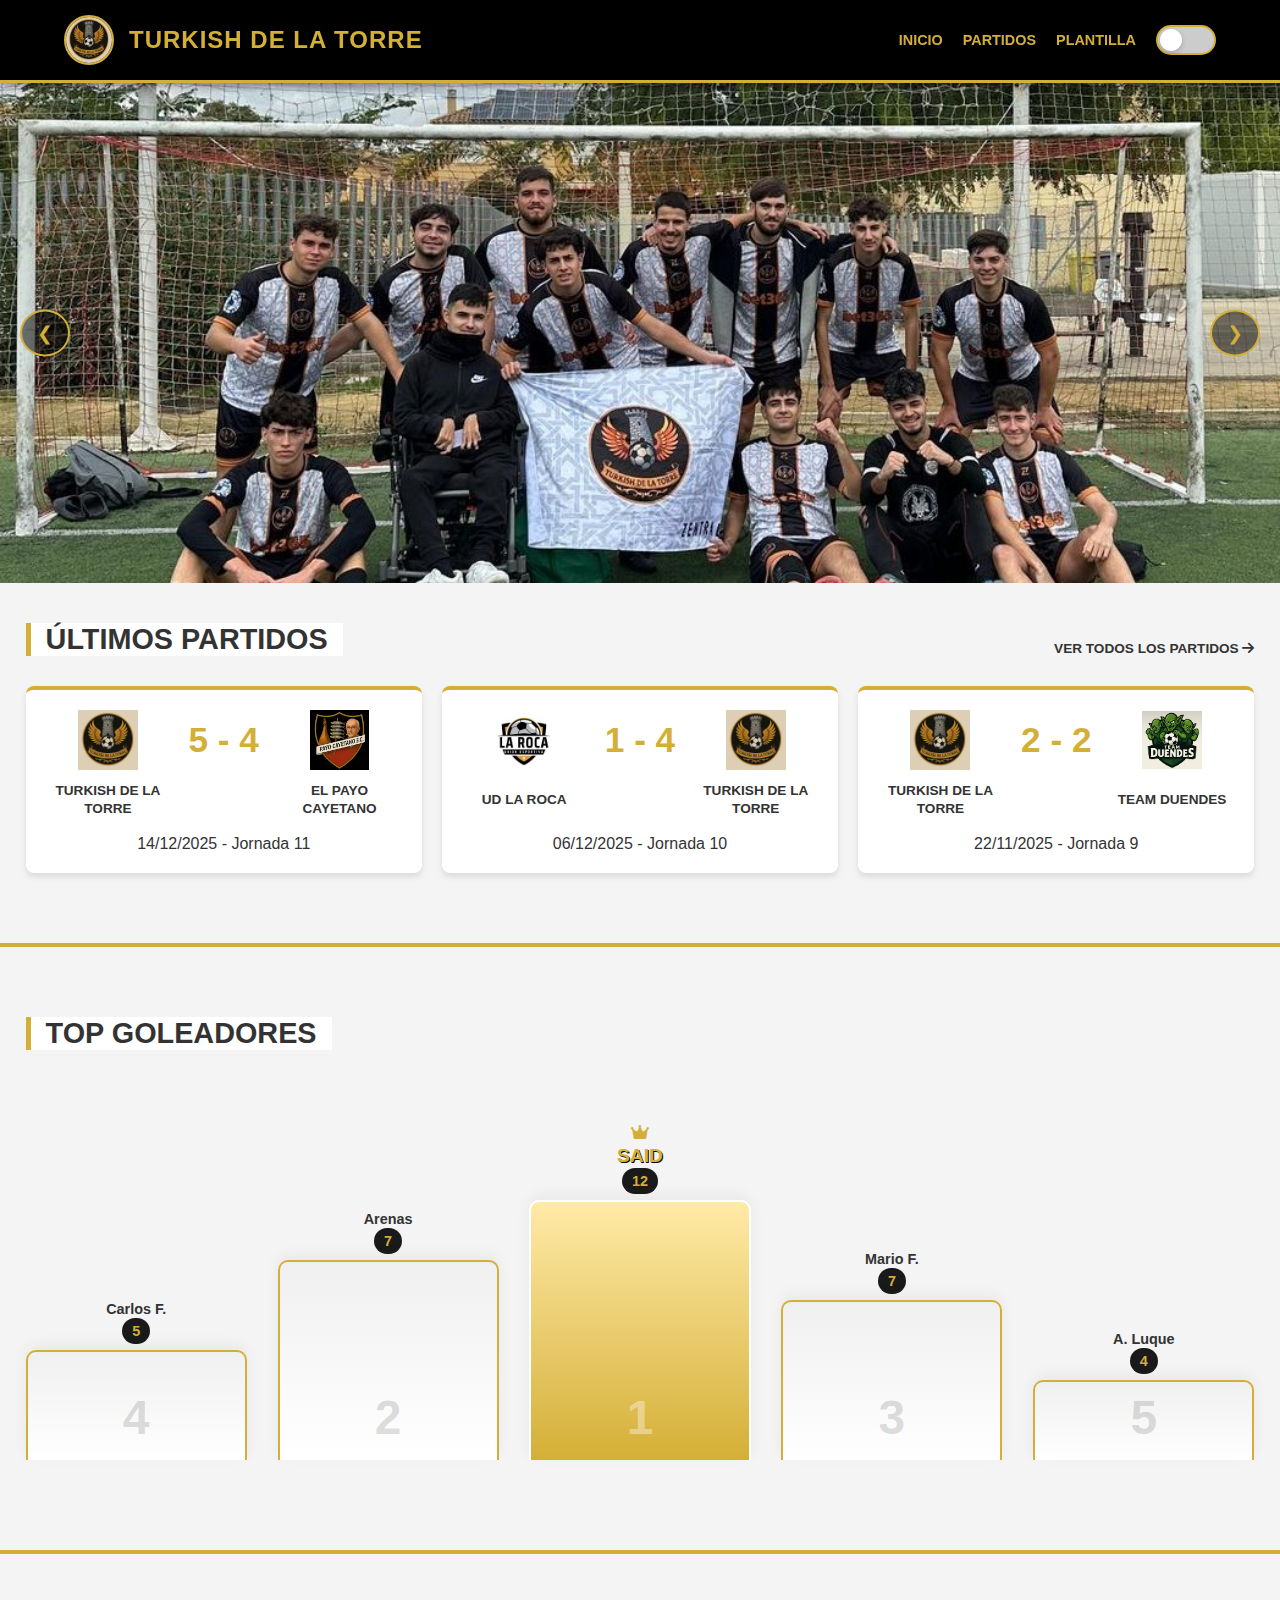
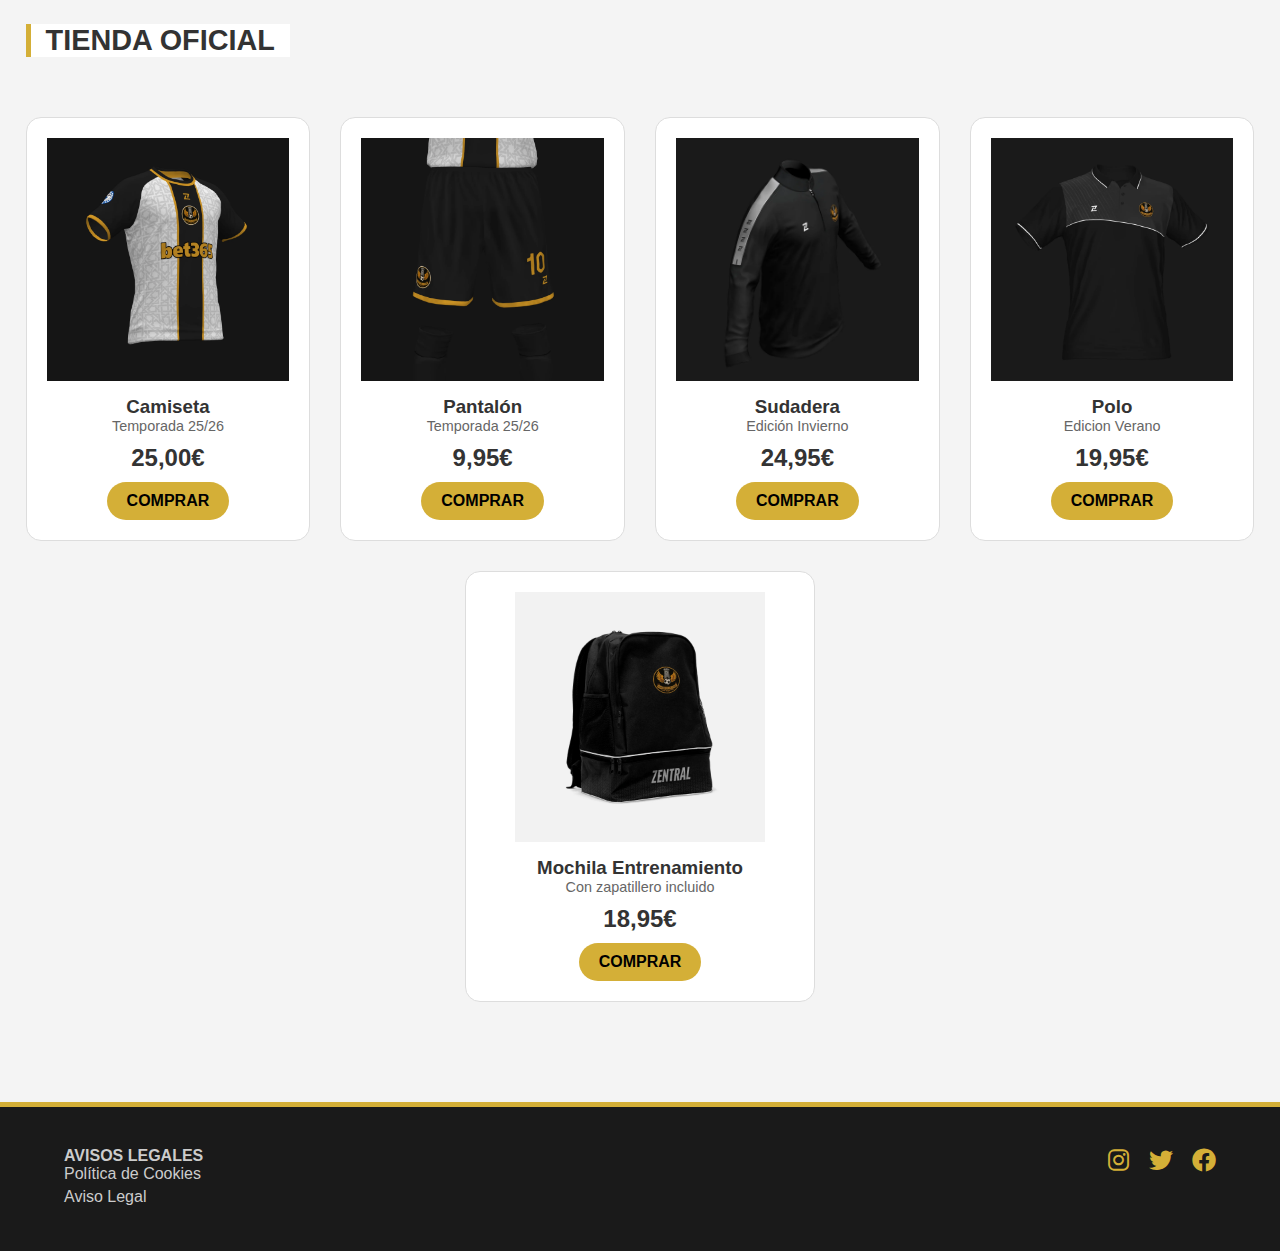
<file: index.html>
<!DOCTYPE html>
<html lang="es">
<head>
    <meta charset="UTF-8">
    <meta name="viewport" content="width=device-width, initial-scale=1.0">
    <title>Inicio | Turkish de la Torre</title>
    <link rel="stylesheet" href="https://cdnjs.cloudflare.com/ajax/libs/font-awesome/6.0.0/css/all.min.css">
    <link rel="stylesheet" href="style.css">
</head>
<body>

    <header>
        <div class="logo-area">
            <img src="assest/logo_turkish.jpg" alt="Escudo" class="logo-img">
            <div class="brand-name">Turkish De La Torre</div>
        </div>
        <nav>
            <ul>
                <li><a href="index.html">Inicio</a></li>
                <li><a href="partidos.html">Partidos</a></li>
                <li><a href="plantilla.html">Plantilla</a></li>

                <li><button class="theme-btn" id="theme-toggle"><i class="fas fa-moon"></i><i class="fas fa-sun"></i></button></li>
            </ul>
        </nav>
    </header>

    <section class="carousel-container">
        <div class="slide active">
            <img src="assest/equipo.jpg" onclick="openLightbox(this.src)">
        </div>
        <div class="slide">
            <img src="assest/equipo2.JPG" onclick="openLightbox(this.src)">
        </div>
        <div class="carousel-controls">
            <button class="control-btn" onclick="moveSlide(-1)">&#10094;</button>
            <button class="control-btn" onclick="moveSlide(1)">&#10095;</button>
        </div>
    </section>

    <section class="container">
        
        <div class="section-header-row">
            <h2 class="section-title" style="margin-bottom: 0;">Últimos Partidos</h2>
            <a href="partidos.html" class="see-all-link">Ver todos los partidos <i class="fas fa-arrow-right"></i></a>
        </div>

        <div class="matches-container">
            
            <div class="match-card" onclick="openMatchModal('Resumen del Partido', '5 - 4', 
                `<div class='event-list'>
                    <div class='event-row type-goal'><div class='event-info'><h4>¡GOOL!</h4><p>Papoño</p></div><i class='fas fa-futbol event-icon'></i></div>
                    <div class='event-row type-goal'><div class='event-info'><h4>¡GOOL!</h4><p>Riki</p></div><i class='fas fa-futbol event-icon'></i></div>
                    <div class='event-row type-goal'><div class='event-info'><h4>¡GOOL!</h4><p>Said (x2)</p></div><i class='fas fa-futbol event-icon'></i></div>
                    <div class='event-row type-goal'><div class='event-info'><h4>¡GOOL!</h4><p>Arenas</p></div><i class='fas fa-futbol event-icon'></i></div>
                    <div class='event-row type-yellow'><div class='event-info'><h4>Amonestación</h4><p>Kuko</p></div><i class='fas fa-square event-icon' style='transform: rotate(90deg);'></i></div>
                </div>`, 
                ['assest/payito.JPG', 'assest/payo2.JPG'])">
                
                <div class="teams-row">
                    <div class="team"><img src="assest/logo_turkish.jpg"><span>TURKISH DE LA TORRE</span></div>
                    <div class="score">5 - 4</div>
                    <div class="team"><img src="assest/payo.png"><span>EL PAYO CAYETANO</span></div>
                </div>
                <p>14/12/2025 - Jornada 11</p>
            </div>

            <div class="match-card" onclick="openMatchModal('Resumen del Partido', '1 - 4', 
                `<div class='event-list'>
                    <div class='event-row type-goal'><div class='event-info'><h4>¡GOOL!</h4><p>Arenas</p></div><i class='fas fa-futbol event-icon'></i></div>
                    <div class='event-row type-goal'><div class='event-info'><h4>¡GOOL!</h4><p>Jorge</p></div><i class='fas fa-futbol event-icon'></i></div>
                    <div class='event-row type-goal'><div class='event-info'><h4>¡GOOL!</h4><p>Carols</p></div><i class='fas fa-futbol event-icon'></i></div>
                    <div class='event-row type-goal'><div class='event-info'><h4>¡GOOL!</h4><p>Diego (p.p)</p></div><i class='fas fa-futbol event-icon'></i></div>
                    <div class='event-row type-yellow'><div class='event-info'><h4>Amonestación</h4><p>Riki</p></div><i class='fas fa-square event-icon' style='transform: rotate(90deg);'></i></div>
                    <div class='event-row type-yellow'><div class='event-info'><h4>Amonestación</h4><p>Carlos</p></div><i class='fas fa-square event-icon' style='transform: rotate(90deg);'></i></div>

                </div>`, 
                ['assest/la_roca.jpg', 'assest/equipo.jpg'])">
                
                <div class="teams-row">
                    <div class="team"><img src="assest/la_roca.jpg"><span>UD LA ROCA</span></div>
                    <div class="score">1 - 4</div>
                    <div class="team"><img src="assest/logo_turkish.jpg"><span>TURKISH DE LA TORRE</span></div>
                </div>
                <p>06/12/2025 - Jornada 10</p>
            </div>

            <div class="match-card" onclick="openMatchModal('Resumen del Partido', '2 - 2', 
                `<div class='event-list'>
                    <div class='event-row type-goal'><div class='event-info'><h4>¡GOOL!</h4><p>Said</p></div><i class='fas fa-futbol event-icon'></i></div>
                    <div class='event-row type-goal'><div class='event-info'><h4>¡GOOL!</h4><p>Mario Flores</p></div><i class='fas fa-futbol event-icon'></i></div>
                </div>`, 
                ['assest/duendes.png'])">
                
                <div class="teams-row">
                    <div class="team"><img src="assest/logo_turkish.jpg"><span>TURKISH DE LA TORRE</span></div>
                    <div class="score">2 - 2</div>
                    <div class="team"><img src="assest/duendes.png"><span>TEAM DUENDES</span></div>
                </div>
                <p>22/11/2025 - Jornada 9</p>
            </div>

        </div>
    </section>

    <hr class="full-divider">

    <section class="container">
        <div style="text-align: left; margin-bottom: 20px;">
            <h2 class="section-title">Top Goleadores</h2>
        </div>
        
        <div class="podium-container">
            <div class="podium-item">
                <div class="player-info"><span class="player-name">Carlos F.</span><span class="player-goals">5</span></div>
                <div class="podium-bar pos-4">4</div>
            </div>
            <div class="podium-item">
                <div class="player-info"><span class="player-name">Arenas</span><span class="player-goals">7</span></div>
                <div class="podium-bar pos-2">2</div>
            </div>
            <div class="podium-item">
                <div class="player-info pos-1-info"><i class="fas fa-crown" style="color:var(--primary-gold); margin-bottom:5px;"></i><span class="player-name">Said</span><span class="player-goals">12</span></div>
                <div class="podium-bar pos-1">1</div>
            </div>
            <div class="podium-item">
                <div class="player-info"><span class="player-name">Mario F.</span><span class="player-goals">7</span></div>
                <div class="podium-bar pos-3">3</div>
            </div>
            <div class="podium-item">
                <div class="player-info"><span class="player-name">A. Luque</span><span class="player-goals">4</span></div>
                <div class="podium-bar pos-5">5</div>
            </div>
        </div>
    </section>

    <hr class="full-divider">

    <section class="container shop-section">
        <div style="text-align: left; margin-bottom: 20px;">
            <h2 class="section-title">Tienda Oficial</h2>
        </div>
        <div class="shop-grid">
            <div class="shop-card">
                <img src="assest/camiseta.jpg" alt="Camiseta" class="shop-img">
                <h3>Camiseta</h3>
                <p style="color: #666; font-size: 0.9rem;">Temporada 25/26</p>
                <div class="price-tag">25,00€</div>
                <a href="https://zentral.es/producto/turkish-de-la-torre/" target="_blank" class="buy-btn">COMPRAR</a>
            </div>
            <div class="shop-card">
                <img src="assest/pantalon.jpg" alt="Pantalon" class="shop-img">
                <h3>Pantalón</h3>
                <p style="color: #666; font-size: 0.9rem;">Temporada 25/26</p>
                <div class="price-tag">9,95€</div>
                <a href="https://zentral.es/producto/turkish-de-la-torre/" target="_blank" class="buy-btn">COMPRAR</a>
            </div>
            <div class="shop-card">
                <img src="assest/sudadera.jpg" alt="Sudadera" class="shop-img">
                <h3>Sudadera</h3>
                <p style="color: #666; font-size: 0.9rem;">Edición Invierno</p>
                <div class="price-tag">24,95€</div>
                <a href="https://zentral.es/producto/turkish-de-la-torre/" target="_blank" class="buy-btn">COMPRAR</a>
            </div>
            <div class="shop-card">
                <img src="assest/polo.jpg" alt="Polo" class="shop-img">
                <h3>Polo</h3>
                <p style="color: #666; font-size: 0.9rem;">Edicion Verano</p>
                <div class="price-tag">19,95€</div>
                <a href="https://zentral.es/producto/turkish-de-la-torre/" target="_blank" class="buy-btn">COMPRAR</a>
            </div>
            <div class="shop-card">
                <img src="assest/mochila.jpg" alt="Mochila" class="shop-img">
                <h3>Mochila Entrenamiento</h3>
                <p style="color: #666; font-size: 0.9rem;">Con zapatillero incluido</p>
                <div class="price-tag">18,95€</div>
                <a href="https://zentral.es/producto/turkish-de-la-torre/" target="_blank" class="buy-btn">COMPRAR</a>
            </div>
        </div>
    </section>

    <footer>
        <div class="footer-left">
            <h4>AVISOS LEGALES</h4>
            <div class="legal-links">
                <a onclick="cookieAlert()">Política de Cookies</a>
                <a onclick="cookieAlert()">Aviso Legal</a>
            </div>
        </div>
        <div class="social-icons">
            <a href="https://www.instagram.com/turkishdelatorrecf?utm_source=ig_web_button_share_sheet&igsh=ZDNlZDc0MzIxNw=="><i class="fab fa-instagram"></i></a>
            <a href="#"><i class="fab fa-twitter"></i></a>
            <a href="#"><i class="fab fa-facebook"></i></a>
        </div>
    </footer>

    <div id="matchModal" class="modal">
        <div class="modal-content">
            <span class="close" onclick="closeMatchModal()">&times;</span>
            
            <div class="match-modal-left">
                <h2 id="modalMatchTitle" class="match-title"></h2>
                <h1 id="modalScore" class="match-score"></h1>
                <div id="modalDetails"></div>
            </div>

            <div class="match-modal-right">
                <div class="modal-carousel-wrapper">
                    <button class="m-arrow m-prev" onclick="changeMatchSlide(-1)">&#10094;</button>
                    <div id="matchSlidesContainer"></div>
                    <button class="m-arrow m-next" onclick="changeMatchSlide(1)">&#10095;</button>
                </div>
            </div>
        </div>
    </div>

    <div id="lightboxModal" class="modal" style="background:rgba(0,0,0,0.95)">
        <span class="close" onclick="closeLightbox()" style="color:white">&times;</span>
        <img class="lightbox-img" id="lightboxImage">
    </div>

    <script src="script.js"></script>
</body>
</html>
</file>
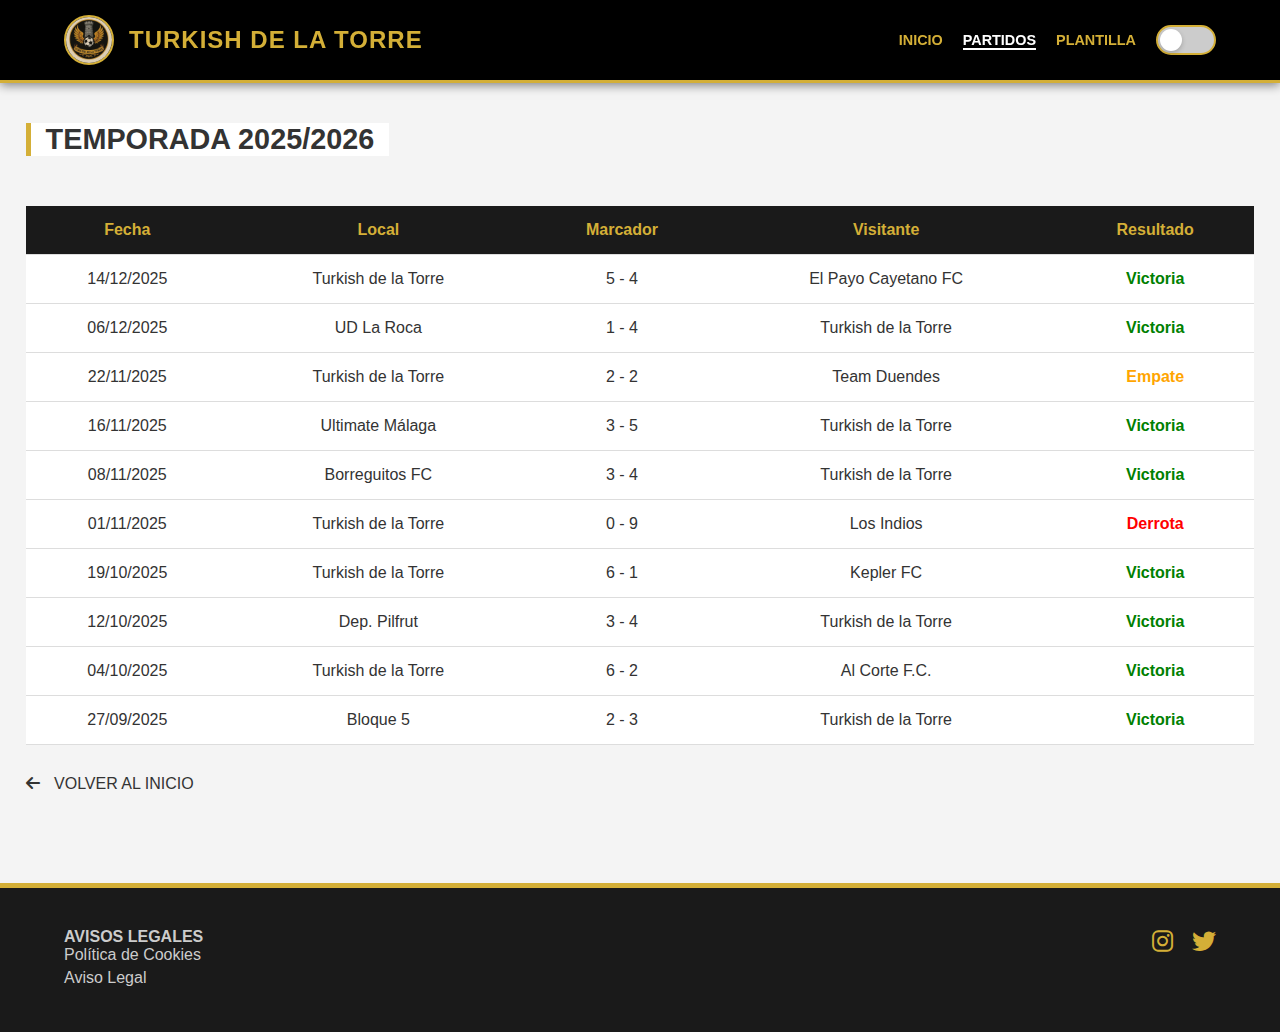
<file: partidos.html>
<!DOCTYPE html>
<html lang="es">
<head>
    <meta charset="UTF-8">
    <meta name="viewport" content="width=device-width, initial-scale=1.0">
    <title>Resultados | Turkish de la Torre</title>
    <link rel="stylesheet" href="https://cdnjs.cloudflare.com/ajax/libs/font-awesome/6.0.0/css/all.min.css">
    <link rel="stylesheet" href="style.css">
</head>
<body>

    <header>
        <div class="logo-area">
            <img src="assest/logo_turkish.jpg" alt="Escudo" class="logo-img">
            <div class="brand-name">Turkish De La Torre</div>
        </div>
        <nav>
            <ul>
                <li><a href="index.html">Inicio</a></li>
                <li><a href="partidos.html" style="color:white; border-bottom:2px solid white;">Partidos</a></li>
                <li><a href="plantilla.html">Plantilla</a></li>

                <li><button class="theme-btn" id="theme-toggle"><i class="fas fa-moon"></i></button></li>
            </ul>
        </nav>
    </header>

    <section class="container">
        <div class="section-header-row">
            <h2 class="section-title" style="margin-bottom: 0;">Temporada 2025/2026</h2>
        </div>
        
        <div style="overflow-x:auto;">
            <table class="match-table">
                <thead>
                    <tr>
                        <th>Fecha</th>
                        <th>Local</th>
                        <th>Marcador</th>
                        <th>Visitante</th>
                        <th>Resultado</th>
                    </tr>
                </thead>
                <tbody>
                    <tr>
                        <td>14/12/2025</td>
                        <td>Turkish de la Torre</td>
                        <td>5 - 4</td>
                        <td>El Payo Cayetano FC</td>
                        <td class="win">Victoria</td>
                    </tr>
                    <tr>
                        <td>06/12/2025</td>
                        <td>UD La Roca</td>
                        <td>1 - 4</td>
                        <td>Turkish de la Torre</td>
                        <td class="win">Victoria</td>
                    </tr>
                    <tr>
                        <td>22/11/2025</td>
                        <td>Turkish de la Torre</td>
                        <td>2 - 2</td>
                        <td>Team Duendes</td>
                        <td class="draw">Empate</td>
                    </tr>
                    <tr>
                        <td>16/11/2025</td>
                        <td>Ultimate Málaga</td>
                        <td>3 - 5</td>
                        <td>Turkish de la Torre</td>
                        <td class="win">Victoria</td>
                    </tr>
                    <tr>
                        <td>08/11/2025</td>
                        <td>Borreguitos FC</td>
                        <td>3 - 4</td>
                        <td>Turkish de la Torre</td>
                        <td class="win">Victoria</td>
                    </tr>
                    <tr>
                        <td>01/11/2025</td>
                        <td>Turkish de la Torre</td>
                        <td>0 - 9</td>
                        <td>Los Indios</td>
                        <td class="loss">Derrota</td>
                    </tr>
                    <tr>
                        <td>19/10/2025</td>
                        <td>Turkish de la Torre</td>
                        <td>6 - 1</td>
                        <td>Kepler FC</td>
                        <td class="win">Victoria</td>
                    </tr>
                    <tr>
                        <td>12/10/2025</td>
                        <td>Dep. Pilfrut</td>
                        <td>3 - 4</td>
                        <td>Turkish de la Torre</td>
                        <td class="win">Victoria</td>
                    </tr>
                    <tr>
                        <td>04/10/2025</td>
                        <td>Turkish de la Torre</td>
                        <td>6 - 2</td>
                        <td>Al Corte F.C.</td>
                        <td class="win">Victoria</td>
                    </tr>
                    <tr>
                        <td>27/09/2025</td>
                        <td>Bloque 5</td>
                        <td>2 - 3</td>
                        <td>Turkish de la Torre</td>
                        <td class="win">Victoria</td>
                    </tr>
                </tbody>
            </table>
        </div>
        
        <div style="margin-top: 30px;">
            <a href="index.html" class="see-all-btn" style="width: fit-content;">
                <i class="fas fa-arrow-left" style="margin-right:10px;"></i> VOLVER AL INICIO
            </a>
        </div>
    </section>

    <footer>
        <div class="footer-left">
            <h4>AVISOS LEGALES</h4>
            <div class="legal-links">
                <a onclick="cookieAlert()">Política de Cookies</a>
                <a onclick="cookieAlert()">Aviso Legal</a>
            </div>
        </div>
        <div class="social-icons">
            <a href="https://www.instagram.com/turkishdelatorrecf?utm_source=ig_web_button_share_sheet&igsh=ZDNlZDc0MzIxNw=="><i class="fab fa-instagram"></i></a>
            <a href="#"><i class="fab fa-twitter"></i></a>
        </div>
    </footer>

    <script src="script.js"></script>
</body>
</html>
</file>
<file: style.css>
/* --- VARIABLES --- */
:root {
    --primary-gold: #D4AF37;
    --primary-black: #1a1a1a;
    --secondary-black: #000000;
    --text-color: #333;
    --bg-color: #f4f4f4;
    --card-bg: #ffffff;
    --white: #ffffff;
    --modal-overlay: rgba(0,0,0,0.85);
}

/* MODO NOCHE */
body.dark-mode {
    --text-color: #f4f4f4;
    --bg-color: #121212;
    --card-bg: #1e1e1e;
    --white: #1e1e1e;
    --primary-black: #000000;
    --modal-overlay: rgba(0,0,0,0.95);
}

/* --- GENERAL --- */
* { margin: 0; padding: 0; box-sizing: border-box; font-family: 'Segoe UI', sans-serif; transition: 0.3s; }

body {
    background-color: var(--bg-color);
    color: var(--text-color);
    background-image: url('https://www.transparenttextures.com/patterns/cubes.png'); 
    background-attachment: fixed;
}

a { text-decoration: none; color: inherit; }

/* --- HEADER --- */
header {
    background-color: var(--secondary-black);
    color: var(--primary-gold);
    padding: 15px 5%;
    display: flex;
    justify-content: space-between;
    align-items: center;
    border-bottom: 3px solid var(--primary-gold);
    position: sticky;
    top: 0;
    z-index: 1000;
    box-shadow: 0 2px 10px rgba(0,0,0,0.5);
}

.logo-area { display: flex; align-items: center; }
.logo-img { width: 50px; height: 50px; border-radius: 50%; border: 2px solid var(--primary-gold); margin-right: 15px; object-fit: cover; }
.brand-name { font-size: 1.5rem; font-weight: bold; text-transform: uppercase; letter-spacing: 1px; }

nav ul { display: flex; list-style: none; gap: 20px; align-items: center; }
nav a { font-weight: 600; text-transform: uppercase; font-size: 0.9rem; }
nav a:hover { color: white; }

/* --- BOTÓN INTERRUPTOR MODO NOCHE --- */
.theme-btn {
    background-color: #ccc;
    border: 2px solid var(--primary-gold);
    border-radius: 30px;
    cursor: pointer;
    display: flex;
    align-items: center;
    justify-content: space-between;
    padding: 5px;
    position: relative;
    height: 30px;
    width: 60px;
    transition: background-color 0.4s;
}

.theme-btn .fa-sun { color: #f39c12; display: none; font-size: 14px;} 
.theme-btn .fa-moon { color: #f1c40f; display: block; font-size: 14px;}

.theme-btn::after {
    content: ''; position: absolute; top: 2px; left: 2px; width: 22px; height: 22px; background: white; border-radius: 50%; transition: 0.3s; box-shadow: 0 2px 5px rgba(0,0,0,0.2);
}

body.dark-mode .theme-btn { background-color: var(--primary-black); border-color: var(--primary-gold); }
body.dark-mode .theme-btn::after { left: calc(100% - 2px); transform: translateX(-100%); background: var(--primary-gold); }
body.dark-mode .theme-btn .fa-moon { display: block; margin-left: auto; margin-right: 35px;} 
body.dark-mode .theme-btn .fa-sun { display: none; }

/* --- CARRUSEL --- */
.carousel-container { position: relative; width: 100%; height: 500px; overflow: hidden; background: #000; }
.slide { position: absolute; width: 100%; height: 100%; opacity: 0; transition: opacity 1s ease; display: flex; justify-content: center; align-items: center; }
.slide.active { opacity: 1; }
.slide img { width: 100%; height: 100%; object-fit: cover; object-position: center 30%; cursor: zoom-in; }
.carousel-controls { position: absolute; top: 50%; width: 100%; display: flex; justify-content: space-between; padding: 0 20px; pointer-events: none; transform: translateY(-50%); }
.control-btn { background: rgba(0,0,0,0.5); color: var(--primary-gold); border: 2px solid var(--primary-gold); padding: 10px 15px; cursor: pointer; pointer-events: auto; border-radius: 50%; font-size: 1.2rem; }
.control-btn:hover { background: var(--primary-gold); color: black; }

/* --- SECCIONES --- */
.container { padding: 40px 2%; }
.section-title { border-left: 5px solid var(--primary-gold); padding-left: 15px; margin-bottom: 30px; text-transform: uppercase; font-size: 1.8rem; background: var(--card-bg); display: inline-block; padding-right: 15px; }

/* --- TARJETAS PARTIDOS --- */
.matches-container { display: flex; gap: 20px; flex-wrap: nowrap; justify-content: space-between; width: 100%; }
.match-card { background: var(--card-bg); flex: 1; min-width: 300px; padding: 20px; border-radius: 8px; box-shadow: 0 4px 6px rgba(0,0,0,0.1); cursor: pointer; border-top: 4px solid var(--primary-gold); display: flex; flex-direction: column; align-items: center; }
.match-card:hover { transform: translateY(-5px); box-shadow: 0 10px 15px rgba(0,0,0,0.2); }
.teams-row { display: flex; justify-content: space-between; align-items: flex-start; width: 100%; margin-bottom: 15px; }
.team { display: flex; flex-direction: column; align-items: center; width: 35%; }
.team img { width: 60px; height: 60px; object-fit: contain; margin-bottom: 10px; }
.team span { font-size: 0.85rem; font-weight: 700; text-align: center; line-height: 1.3; display: flex; align-items: center; justify-content: center; min-height: 40px; }
.score { font-size: 2.2rem; font-weight: 800; color: var(--primary-gold); align-self: flex-start; margin-top: 10px; }

/* --- SEPARADORES --- */
.full-divider { width: 100%; height: 4px; background-color: var(--primary-gold); margin: 30px 0; border: none; }
.section-header-row { display: flex; justify-content: space-between; align-items: flex-end; margin-bottom: 20px; padding-bottom: 10px; }
.see-all-link { font-size: 0.85rem; color: var(--text-color); font-weight: bold; text-transform: uppercase; }
.see-all-link:hover { color: var(--primary-gold); }

/* --- PODIO GOLEADORES --- */
.podium-container { display: flex; align-items: flex-end; justify-content: space-between; gap: 10px; height: 380px; margin-top: 20px; padding-bottom: 20px; width: 100%; }
.podium-item { display: flex; flex-direction: column; align-items: center; justify-content: flex-end; flex: 1; max-width: 18%; text-align: center; }
.podium-bar { width: 100%; background: linear-gradient(to top, var(--card-bg), #f0f0f0); border: 2px solid var(--primary-gold); border-bottom: none; border-radius: 10px 10px 0 0; display: flex; align-items: flex-end; justify-content: center; padding-bottom: 15px; font-size: 3rem; font-weight: 900; color: rgba(0,0,0,0.15); box-shadow: 0 -5px 15px rgba(0,0,0,0.05); transition: height 0.5s ease; overflow: hidden; }
.pos-1 { height: 260px; background: linear-gradient(to top, var(--primary-gold), #ffeaa7); border-color: white; color: rgba(255,255,255,0.4); }
.pos-2 { height: 200px; }
.pos-3 { height: 160px; }
.pos-4 { height: 110px; }
.pos-5 { height: 80px; }
.player-info { margin-bottom: 10px; }
.player-name { font-weight: bold; font-size: 0.9rem; display: block; margin-bottom: 5px; color: var(--text-color); }
.player-goals { background: var(--primary-black); color: var(--primary-gold); padding: 5px 10px; border-radius: 15px; font-weight: bold; font-size: 0.9rem; }
.pos-1-info .player-name { font-size: 1.2rem; text-transform: uppercase; color: var(--primary-gold); text-shadow: 1px 1px 0px black; }

/* --- TIENDA --- */
.shop-section { text-align: center; margin-bottom: 60px; }
.shop-grid { display: flex; gap: 30px; justify-content: center; flex-wrap: wrap; margin-top: 30px; }
.shop-card { background: var(--card-bg); border: 1px solid #ddd; border-radius: 15px; padding: 20px; flex: 1; min-width: 250px; max-width: 350px; display: flex; flex-direction: column; align-items: center; transition: 0.3s; }
.shop-card:hover { transform: translateY(-10px); box-shadow: 0 10px 20px rgba(212, 175, 55, 0.2); border-color: var(--primary-gold); }
.shop-img { width: 100%; max-height: 250px; object-fit: contain; margin-bottom: 15px; }
.price-tag { font-size: 1.5rem; font-weight: 800; color: var(--text-color); margin: 10px 0; }
.buy-btn { background-color: var(--primary-gold); color: black; padding: 10px 20px; border-radius: 50px; font-weight: bold; margin-top: auto; }
.buy-btn:hover { background-color: black; color: var(--primary-gold); }

/* --- PLANTILLA: LAYOUT Y CAMPO --- */
.squad-layout { display: flex; gap: 40px; align-items: flex-start; padding: 40px 5%; }
.field-column { width: 30%; position: sticky; top: 100px; }
.football-field { background: #4caf50; background-image: repeating-linear-gradient(0deg, transparent, transparent 19px, rgba(255,255,255,0.1) 20px), repeating-linear-gradient(90deg, transparent, transparent 49px, rgba(255,255,255,0.1) 50px); border: 4px solid white; border-radius: 10px; height: 600px; position: relative; box-shadow: 0 10px 20px rgba(0,0,0,0.3); }
.field-line-center { position: absolute; top: 50%; width: 100%; height: 2px; background: rgba(255,255,255,0.6); }
.field-circle { position: absolute; top: 50%; left: 50%; transform: translate(-50%, -50%); width: 80px; height: 80px; border: 2px solid rgba(255,255,255,0.6); border-radius: 50%; }
.field-area-top { position: absolute; top: 0; left: 50%; transform: translateX(-50%); width: 60%; height: 80px; border: 2px solid rgba(255,255,255,0.6); border-top: none; }
.field-area-bottom { position: absolute; bottom: 0; left: 50%; transform: translateX(-50%); width: 60%; height: 80px; border: 2px solid rgba(255,255,255,0.6); border-bottom: none; }

.tactic-dot { position: absolute; width: 40px; height: 40px; background: var(--primary-gold); border: 2px solid black; border-radius: 50%; color: black; font-weight: bold; display: flex; justify-content: center; align-items: center; font-size: 0.8rem; transform: translate(-50%, -50%); box-shadow: 0 4px 8px rgba(0,0,0,0.4); z-index: 10; }
.pos-gk { bottom: 5%; left: 50%; background: #000; color: #fff; border-color: var(--primary-gold); } 
.pos-def-l { bottom: 25%; left: 25%; } .pos-def-c { bottom: 25%; left: 50%; } .pos-def-r { bottom: 25%; left: 75%; }
.pos-mid-l { top: 45%; left: 35%; } .pos-mid-r { top: 45%; left: 65%; } .pos-st { top: 15%; left: 50%; background: white; }
.tactic-title { text-align: center; color: var(--primary-gold); margin-bottom: 15px; text-transform: uppercase; font-weight: bold; }
.tactic-name { position: absolute; top: 42px; left: 50%; transform: translateX(-50%); color: white; font-size: 0.75rem; font-weight: bold; text-shadow: 1px 1px 2px black; white-space: nowrap; background: rgba(0,0,0,0.5); padding: 2px 6px; border-radius: 4px; z-index: 20; }

.roster-column { width: 70%; }
.roster-grid { display: grid; grid-template-columns: repeat(4, 1fr); gap: 20px; }
.player-card { background: var(--card-bg); border-radius: 10px; overflow: hidden; box-shadow: 0 5px 15px rgba(0,0,0,0.1); transition: transform 0.3s, box-shadow 0.3s; text-align: center; position: relative; border-bottom: 4px solid var(--primary-gold); cursor: pointer; }
.player-card:hover { transform: translateY(-5px); box-shadow: 0 15px 25px rgba(212, 175, 55, 0.2); }
.player-header { position: relative; height: 180px; background: #e0e0e0; }
.player-img {
    width: 100%;
    height: 100%;
    object-fit: cover; /* Sigue rellenando el hueco */
    object-position: center; /* CAMBIO AQUÍ: Ahora se centra */
}
.player-number-badge { position: absolute; top: 10px; right: 10px; background: var(--primary-gold); color: black; font-weight: 900; width: 35px; height: 35px; border-radius: 50%; display: flex; justify-content: center; align-items: center; font-size: 1.1rem; box-shadow: 0 2px 5px rgba(0,0,0,0.3); }
.player-info-card { padding: 15px 10px; }
.player-name-card { font-size: 1.1rem; font-weight: 800; text-transform: uppercase; margin-bottom: 5px; line-height: 1.1; color: var(--text-color); }
.player-pos-card { font-size: 0.85rem; color: #777; font-weight: 600; text-transform: uppercase; letter-spacing: 1px; }

/* --- MODAL GENERICO (ESTRUCTURA DIVIDIDA) --- */
.modal { display: none; position: fixed; z-index: 2000; left: 0; top: 0; width: 100%; height: 100%; background-color: var(--modal-overlay); justify-content: center; align-items: center; }
.modal-content { background-color: var(--card-bg); padding: 0; width: 90%; max-width: 900px; border-radius: 15px; position: relative; overflow: hidden; display: flex; flex-direction: row; min-height: 500px; box-shadow: 0 20px 50px rgba(0,0,0,0.5); border: 1px solid var(--primary-gold);}

.close { position: absolute; right: 20px; top: 15px; font-size: 30px; cursor: pointer; color: var(--text-color); z-index: 100; font-weight: bold; background: rgba(255,255,255,0.5); width: 40px; height: 40px; border-radius: 50%; display: flex; align-items: center; justify-content: center; }
.close:hover { background: var(--primary-gold); color: black; }

/* CARRUSELES MODALES */
.modal-carousel-wrapper { width: 100%; height: 100%; position: relative; background: black; display: flex; align-items: center; justify-content: center;}
.modal-slide { display: none; width: 100%; height: 100%; }
.modal-slide.active { display: block; }
.modal-slide img { width: 100%; height: 100%; object-fit: cover; }
.m-arrow { position: absolute; top: 50%; transform: translateY(-50%); background: rgba(212, 175, 55, 0.8); color: black; border: none; width: 50px; height: 50px; border-radius: 50%; cursor: pointer; font-weight: bold; font-size: 1.5rem; z-index: 10; transition: 0.2s; }
.m-arrow:hover { background: var(--white); transform: translateY(-50%) scale(1.1); }
.m-prev { left: 15px; } .m-next { right: 15px; }

/* --- MODAL FICHA DE JUGADOR --- */
.player-modal-left { width: 45%; }
.player-modal-right { width: 55%; padding: 40px; display: flex; flex-direction: column; justify-content: center; text-align: left; background: var(--card-bg); color: var(--text-color); }
.pm-name { font-size: 3rem; font-weight: 900; text-transform: uppercase; line-height: 1; margin-bottom: 5px; color: var(--text-color); }
.pm-nickname { font-size: 1.5rem; color: var(--primary-gold); font-weight: bold; text-transform: uppercase; margin-bottom: 20px; letter-spacing: 2px; }
.pm-grid { display: grid; grid-template-columns: 1fr 1fr; gap: 20px; margin-top: 20px; }
.pm-stat-box { background: rgba(0,0,0,0.05); padding: 15px; border-radius: 10px; border-left: 4px solid var(--primary-gold); }
.pm-label { font-size: 0.8rem; text-transform: uppercase; color: #888; font-weight: 700; display: block; margin-bottom: 5px; }
.pm-value { font-size: 1.4rem; font-weight: 800; color: var(--text-color); }
.pm-cards { margin-top: 20px; display: flex; gap: 20px; }
.card-stat { display: flex; align-items: center; gap: 10px; font-weight: bold; font-size: 1.2rem; }
.card-icon { width: 25px; height: 35px; border-radius: 3px; display: inline-block; box-shadow: 1px 1px 3px rgba(0,0,0,0.3); }
.yellow-c { background: #f1c40f; } .red-c { background: #e74c3c; }

/* --- MODAL RESUMEN PARTIDO (NUEVO) --- */
/* Izquierda: Resultado y Datos */
.match-modal-left { width: 50%; padding: 40px; display: flex; flex-direction: column; justify-content: flex-start; text-align: left; background: var(--card-bg); color: var(--text-color); overflow-y: auto;}
.match-title { color: var(--primary-gold); font-size: 2rem; font-weight: 800; margin-bottom: 10px; margin-left: 10px; /* Separado de la izq */ border-left: 5px solid var(--primary-gold); padding-left: 15px; line-height: 1.1; }
.match-score { font-size: 4rem; font-weight: 900; margin: 20px 0; text-align: center; color: var(--text-color); }

/* Derecha: Carrusel */
.match-modal-right { width: 50%; background: #000; display: flex; align-items: center; justify-content: center; overflow: hidden; position: relative;}

/* Estilos de Eventos (Goles/Tarjetas) */
.event-list { display: flex; flex-direction: column; gap: 10px; margin-top: 15px; width: 100%; }
.event-row { background: rgba(0,0,0,0.03); border-radius: 12px; padding: 12px 15px; display: flex; justify-content: space-between; align-items: center; box-shadow: 0 2px 4px rgba(0,0,0,0.05); border-left: 5px solid transparent; }
.event-info { text-align: left; }
.event-info h4 { margin: 0; font-size: 0.9rem; font-weight: 800; text-transform: uppercase; }
.event-info p { margin: 2px 0 0 0; color: #555; font-size: 0.9rem; }
.event-icon { font-size: 1.5rem; margin-left: 10px; }
.type-goal { border-left-color: #2ecc71; } .type-goal h4, .type-goal .event-icon { color: #2ecc71; }
.type-yellow { border-left-color: #f1c40f; } .type-yellow h4, .type-yellow .event-icon { color: #f1c40f; }
.type-red { border-left-color: #e74c3c; } .type-red h4, .type-red .event-icon { color: #e74c3c; }

/* FOOTER Y TABLAS */
footer { background-color: var(--primary-black); color: #ccc; padding: 40px 5%; margin-top: 50px; display: flex; justify-content: space-between; border-top: 5px solid var(--primary-gold); flex-wrap: wrap; }
.legal-links a { display: block; margin-bottom: 5px; cursor: pointer; } .social-icons a { font-size: 1.5rem; color: var(--primary-gold); margin-left: 15px; }

.match-table { width: 100%; border-collapse: collapse; background: var(--card-bg); margin-top: 20px; }
.match-table th, .match-table td { padding: 15px; text-align: center; border-bottom: 1px solid #ddd; }
.match-table th { background-color: var(--primary-black); color: var(--primary-gold); }
.win { color: green; font-weight: bold; } .draw { color: orange; font-weight: bold; } .loss { color: red; font-weight: bold; }

@media (max-width: 900px) {
    .matches-container { flex-wrap: wrap; }
    .podium-container { gap: 4px; } .podium-item { width: 18%; }
    .modal-content { flex-direction: column; max-height: 90vh; overflow-y: auto; width: 95%;}
    
    .player-modal-left, .player-modal-right, 
    .match-modal-left, .match-modal-right { width: 100%; }
    
    .player-modal-left, .match-modal-right { height: 300px; } /* Altura carruseles en movil */
    
    .player-modal-right { padding: 20px; }
    .match-modal-left { padding: 20px; }
    
    .pm-name { font-size: 2rem; }
    .squad-layout { flex-direction: column; } .field-column { width: 100%; position: relative; top: 0; margin-bottom: 40px; } .roster-column { width: 100%; } .roster-grid { grid-template-columns: repeat(2, 1fr); }
    header { flex-direction: column; gap: 10px; }
}
</file>
